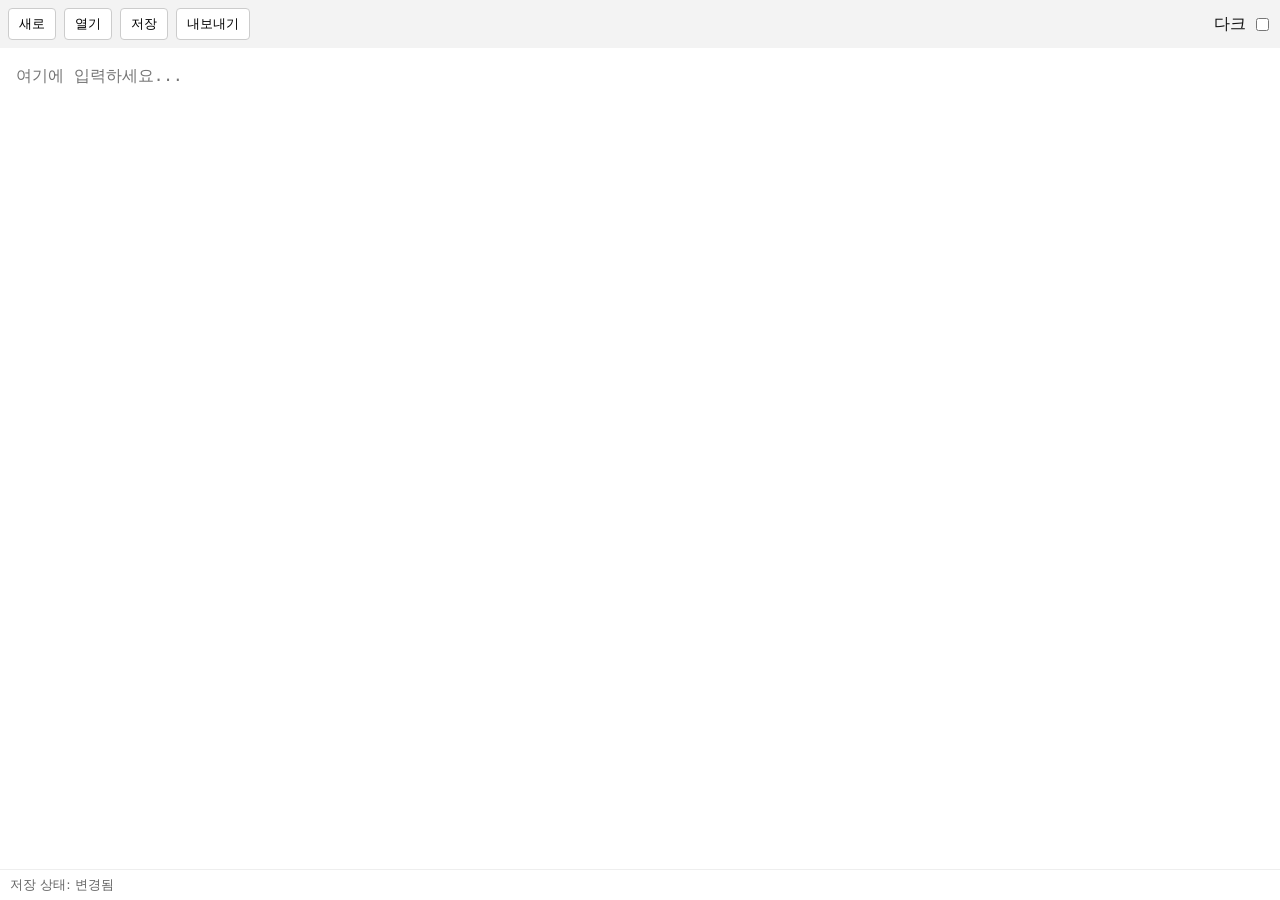
<file: index.html>
<!doctype html>
<html lang="ko">
<head>
	<meta charset="utf-8">
	<meta name="viewport" content="width=device-width,initial-scale=1">
	<title>메모장</title>
	<link rel="stylesheet" href="styles.css">
</head>
<body>
	<div class="toolbar">
		<button id="newBtn" title="새 문서 (Ctrl/Cmd+N)">새로</button>
		<button id="openBtn" title="열기 (Ctrl/Cmd+O)">열기</button>
		<button id="saveBtn" title="저장 (Ctrl/Cmd+S)">저장</button>
		<button id="downloadBtn" title="텍스트 내려받기">내보내기</button>
		<label class="theme-toggle">다크
			<input id="darkToggle" type="checkbox">
		</label>
		<input type="file" id="fileInput" accept=".txt" style="display:none">
	</div>

	<textarea id="editor" placeholder="여기에 입력하세요..."></textarea>

	<div class="status" id="status">저장 상태: 불러오는 중…</div>

	<script src="app.js"></script>
</body>
</html>
</file>
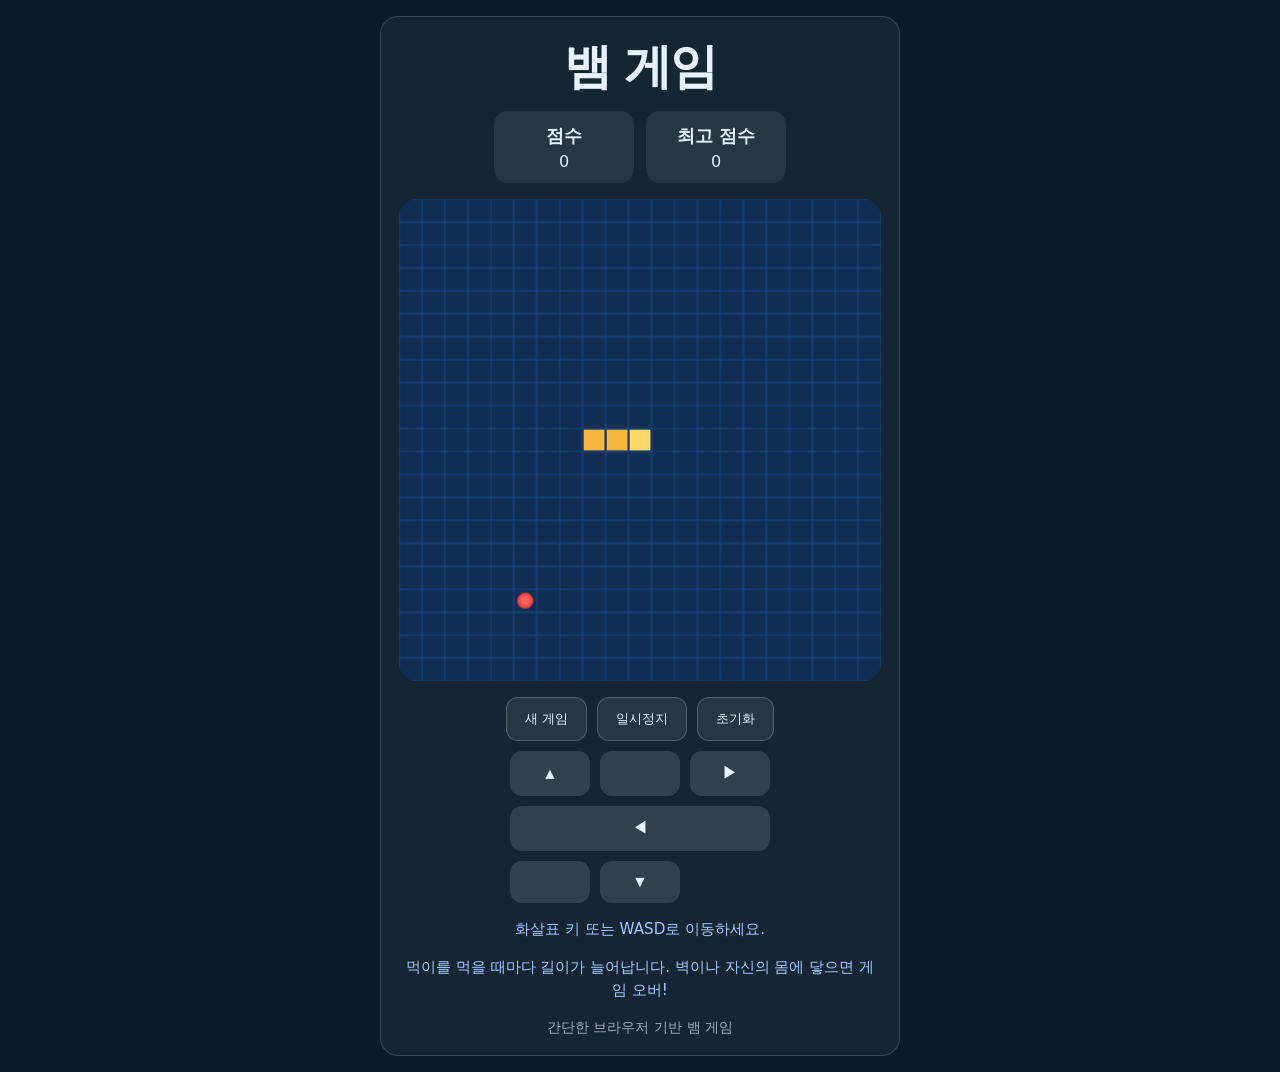
<file: snake.html>
<!doctype html>
<html lang="ko">
<head>
  <meta charset="utf-8">
  <meta name="viewport" content="width=device-width,initial-scale=1">
  <title>뱀 게임</title>
  <style>
    :root {
      color-scheme: dark;
      font-family: 'Noto Sans KR', system-ui, sans-serif;
      background: #081b2a;
      color: #e6f2ff;
    }
    * { box-sizing: border-box; }
    body { margin: 0; min-height: 100vh; display: flex; align-items: center; justify-content: center; padding: 16px; }
    .game-shell { width: min(100%, 520px); text-align: center; }
    h1 { margin: 0 0 12px; font-size: clamp(2rem, 4vw, 3rem); letter-spacing: -0.05em; }
    .panel { background: rgba(255,255,255,.05); border: 1px solid rgba(255,255,255,.15); border-radius: 18px; padding: 18px; }
    .score-row { display: flex; gap: 12px; justify-content: center; flex-wrap: wrap; margin-bottom: 16px; }
    .score { min-width: 140px; background: rgba(255,255,255,.08); border-radius: 14px; padding: 12px 14px; }
    .score strong { display: block; font-size: 1.15rem; margin-bottom: 4px; }
    #gameCanvas { width: 100%; height: auto; border-radius: 18px; background: #0f2d4b; display: block; margin: 0 auto 16px; }
    .controls { display: grid; gap: 10px; grid-template-columns: repeat(3, 1fr); max-width: 260px; margin: 0 auto 12px; }
    .controls button { border: none; border-radius: 12px; padding: 12px 0; background: rgba(255,255,255,.12); color: #e6f2ff; font-size: 1rem; cursor: pointer; transition: transform .15s ease, background .15s ease; }
    .controls button:active { transform: translateY(1px); background: rgba(255,255,255,.2); }
    .controls button:nth-child(2) { grid-column: 2; }
    .controls button:nth-child(4) { grid-column: 1 / span 3; }
    .toolbar { display: flex; gap: 10px; flex-wrap: wrap; justify-content: center; margin-bottom: 10px; }
    .toolbar button { border: 1px solid rgba(255,255,255,.2); background: rgba(255,255,255,.08); color: #e6f2ff; border-radius: 12px; padding: 12px 18px; cursor: pointer; transition: background .15s ease; }
    .toolbar button:hover { background: rgba(255,255,255,.16); }
    .message { margin-top: 12px; color: #a6c7ff; font-size: 0.95rem; line-height: 1.5; }
    footer { margin-top: 16px; color: rgba(230,242,255,.65); font-size: 0.9rem; }
  </style>
</head>
<body>
  <div class="game-shell panel">
    <h1>뱀 게임</h1>
    <div class="score-row">
      <div class="score"><strong>점수</strong><span id="scoreValue">0</span></div>
      <div class="score"><strong>최고 점수</strong><span id="bestValue">0</span></div>
    </div>
    <canvas id="gameCanvas" width="420" height="420"></canvas>
    <div class="toolbar">
      <button id="startBtn">새 게임</button>
      <button id="pauseBtn">일시정지</button>
      <button id="resetBtn">초기화</button>
    </div>
    <div class="controls" aria-label="방향키 컨트롤">
      <button id="upBtn" aria-label="위로 이동">▲</button>
      <button disabled></button>
      <button id="rightBtn" aria-label="오른쪽 이동">▶</button>
      <button id="leftBtn" aria-label="왼쪽 이동">◀</button>
      <button disabled></button>
      <button id="downBtn" aria-label="아래로 이동">▼</button>
    </div>
    <div class="message">
      <p>화살표 키 또는 WASD로 이동하세요.</p>
      <p>먹이를 먹을 때마다 길이가 늘어납니다. 벽이나 자신의 몸에 닿으면 게임 오버!</p>
    </div>
    <footer>간단한 브라우저 기반 뱀 게임</footer>
  </div>

  <script>
    const canvas = document.getElementById('gameCanvas');
    const ctx = canvas.getContext('2d');
    const scoreValue = document.getElementById('scoreValue');
    const bestValue = document.getElementById('bestValue');
    const startBtn = document.getElementById('startBtn');
    const pauseBtn = document.getElementById('pauseBtn');
    const resetBtn = document.getElementById('resetBtn');
    const upBtn = document.getElementById('upBtn');
    const downBtn = document.getElementById('downBtn');
    const leftBtn = document.getElementById('leftBtn');
    const rightBtn = document.getElementById('rightBtn');

    const GRID_SIZE = 21;
    const CELL_SIZE = canvas.width / GRID_SIZE;
    const STORAGE_KEY = 'snake-best-score';

    let snake = [];
    let direction = { x: 1, y: 0 };
    let nextDirection = { x: 1, y: 0 };
    let food = null;
    let score = 0;
    let intervalId = null;
    let isRunning = false;
    let isPaused = false;
    let bestScore = Number(localStorage.getItem(STORAGE_KEY) || '0');

    bestValue.textContent = bestScore;

    function resetGame() {
      snake = [ { x: 10, y: 10 }, { x: 9, y: 10 }, { x: 8, y: 10 } ];
      direction = { x: 1, y: 0 };
      nextDirection = { x: 1, y: 0 };
      score = 0;
      food = getRandomFoodPosition();
      scoreValue.textContent = score;
      drawBoard();
    }

    function getRandomFoodPosition() {
      const available = [];
      for (let y = 1; y < GRID_SIZE - 1; y++) {
        for (let x = 1; x < GRID_SIZE - 1; x++) {
          if (!snake.some(part => part.x === x && part.y === y)) {
            available.push({ x, y });
          }
        }
      }
      return available[Math.floor(Math.random() * available.length)];
    }

    function drawBoard() {
      ctx.clearRect(0, 0, canvas.width, canvas.height);
      ctx.fillStyle = '#102d54';
      ctx.fillRect(0, 0, canvas.width, canvas.height);
      ctx.strokeStyle = '#1b4b82';
      ctx.lineWidth = 1;
      for (let i = 0; i <= GRID_SIZE; i++) {
        const pos = i * CELL_SIZE;
        ctx.beginPath();
        ctx.moveTo(pos, 0);
        ctx.lineTo(pos, canvas.height);
        ctx.moveTo(0, pos);
        ctx.lineTo(canvas.width, pos);
        ctx.stroke();
      }
      drawFood();
      drawSnake();
    }

    function drawSnake() {
      snake.forEach((segment, index) => {
        ctx.fillStyle = index === 0 ? '#ffd966' : '#f6b73c';
        ctx.fillRect(segment.x * CELL_SIZE + 1, segment.y * CELL_SIZE + 1, CELL_SIZE - 2, CELL_SIZE - 2);
      });
    }

    function drawFood() {
      if (!food) return;
      const gradient = ctx.createRadialGradient(
        food.x * CELL_SIZE + CELL_SIZE / 2,
        food.y * CELL_SIZE + CELL_SIZE / 2,
        3,
        food.x * CELL_SIZE + CELL_SIZE / 2,
        food.y * CELL_SIZE + CELL_SIZE / 2,
        CELL_SIZE / 2
      );
      gradient.addColorStop(0, '#ff5f58');
      gradient.addColorStop(1, '#d11c1c');
      ctx.fillStyle = gradient;
      ctx.beginPath();
      ctx.arc(food.x * CELL_SIZE + CELL_SIZE / 2, food.y * CELL_SIZE + CELL_SIZE / 2, CELL_SIZE * 0.35, 0, Math.PI * 2);
      ctx.fill();
    }

    function step() {
      if (!isRunning || isPaused) return;
      direction = nextDirection;
      const head = { x: snake[0].x + direction.x, y: snake[0].y + direction.y };

      if (head.x < 0 || head.x >= GRID_SIZE || head.y < 0 || head.y >= GRID_SIZE || snake.some(segment => segment.x === head.x && segment.y === head.y)) {
        return endGame();
      }

      snake.unshift(head);
      if (food && head.x === food.x && head.y === food.y) {
        score += 1;
        scoreValue.textContent = score;
        food = getRandomFoodPosition();
      } else {
        snake.pop();
      }

      drawBoard();
    }

    function startGame() {
      if (intervalId) clearInterval(intervalId);
      resetGame();
      isRunning = true;
      isPaused = false;
      pauseBtn.textContent = '일시정지';
      intervalId = setInterval(step, 120);
    }

    function pauseGame() {
      if (!isRunning) return;
      isPaused = !isPaused;
      pauseBtn.textContent = isPaused ? '다시 시작' : '일시정지';
      drawBoard();
    }

    function endGame() {
      isRunning = false;
      clearInterval(intervalId);
      intervalId = null;
      if (score > bestScore) {
        bestScore = score;
        localStorage.setItem(STORAGE_KEY, String(bestScore));
        bestValue.textContent = bestScore;
      }
      ctx.fillStyle = 'rgba(0, 0, 0, 0.55)';
      ctx.fillRect(0, 0, canvas.width, canvas.height);
      ctx.fillStyle = '#ffffff';
      ctx.font = 'bold 24px sans-serif';
      ctx.textAlign = 'center';
      ctx.fillText('게임 오버', canvas.width / 2, canvas.height / 2 - 10);
      ctx.font = '16px sans-serif';
      ctx.fillText('새 게임을 눌러 다시 시작하세요', canvas.width / 2, canvas.height / 2 + 24);
    }

    function handleDirectionChange(newDir) {
      if (newDir.x === -direction.x && newDir.y === -direction.y) return;
      nextDirection = newDir;
    }

    window.addEventListener('keydown', event => {
      const key = event.key;
      if (key === 'ArrowUp' || key === 'w' || key === 'W') handleDirectionChange({ x: 0, y: -1 });
      if (key === 'ArrowDown' || key === 's' || key === 'S') handleDirectionChange({ x: 0, y: 1 });
      if (key === 'ArrowLeft' || key === 'a' || key === 'A') handleDirectionChange({ x: -1, y: 0 });
      if (key === 'ArrowRight' || key === 'd' || key === 'D') handleDirectionChange({ x: 1, y: 0 });
      if (key === ' ' && isRunning) pauseGame();
    });

    startBtn.addEventListener('click', startGame);
    pauseBtn.addEventListener('click', pauseGame);
    resetBtn.addEventListener('click', () => {
      clearInterval(intervalId);
      isRunning = false;
      isPaused = false;
      pauseBtn.textContent = '일시정지';
      resetGame();
    });
    upBtn.addEventListener('click', () => handleDirectionChange({ x: 0, y: -1 }));
    downBtn.addEventListener('click', () => handleDirectionChange({ x: 0, y: 1 }));
    leftBtn.addEventListener('click', () => handleDirectionChange({ x: -1, y: 0 }));
    rightBtn.addEventListener('click', () => handleDirectionChange({ x: 1, y: 0 }));

    resetGame();
  </script>
</body>
</html>
</file>
<file: styles.css>
:root{
  --bg:#ffffff;
  --fg:#111111;
  --muted:#666666;
  --toolbar:#f3f3f3;
}
body{margin:0;font-family:system-ui,Segoe UI,Roboto,'Noto Sans KR',sans-serif;background:var(--bg);color:var(--fg);height:100vh;display:flex;flex-direction:column}
.toolbar{display:flex;gap:8px;padding:8px;background:var(--toolbar);align-items:center}
.toolbar button{padding:6px 10px;border:1px solid #ccc;background:#fff;border-radius:4px;cursor:pointer}
.toolbar .theme-toggle{margin-left:auto;display:flex;align-items:center;gap:6px}
#editor{flex:1;border:0;padding:16px;font-size:16px;line-height:1.5;resize:none;outline:none}
.status{padding:6px 10px;font-size:13px;color:var(--muted);background:transparent;border-top:1px solid #eee}

body.dark{--bg:#0b1220;--fg:#e6eef8;--muted:#9fb0c8;--toolbar:#0f1724}
body.dark .toolbar button{background:#0b1220;color:var(--fg);border:1px solid #213247}

/* ensure editor fills remaining space */
html,body{height:100%}
textarea#editor{width:100%;box-sizing:border-box;height:calc(100vh - 110px)}
</file>
